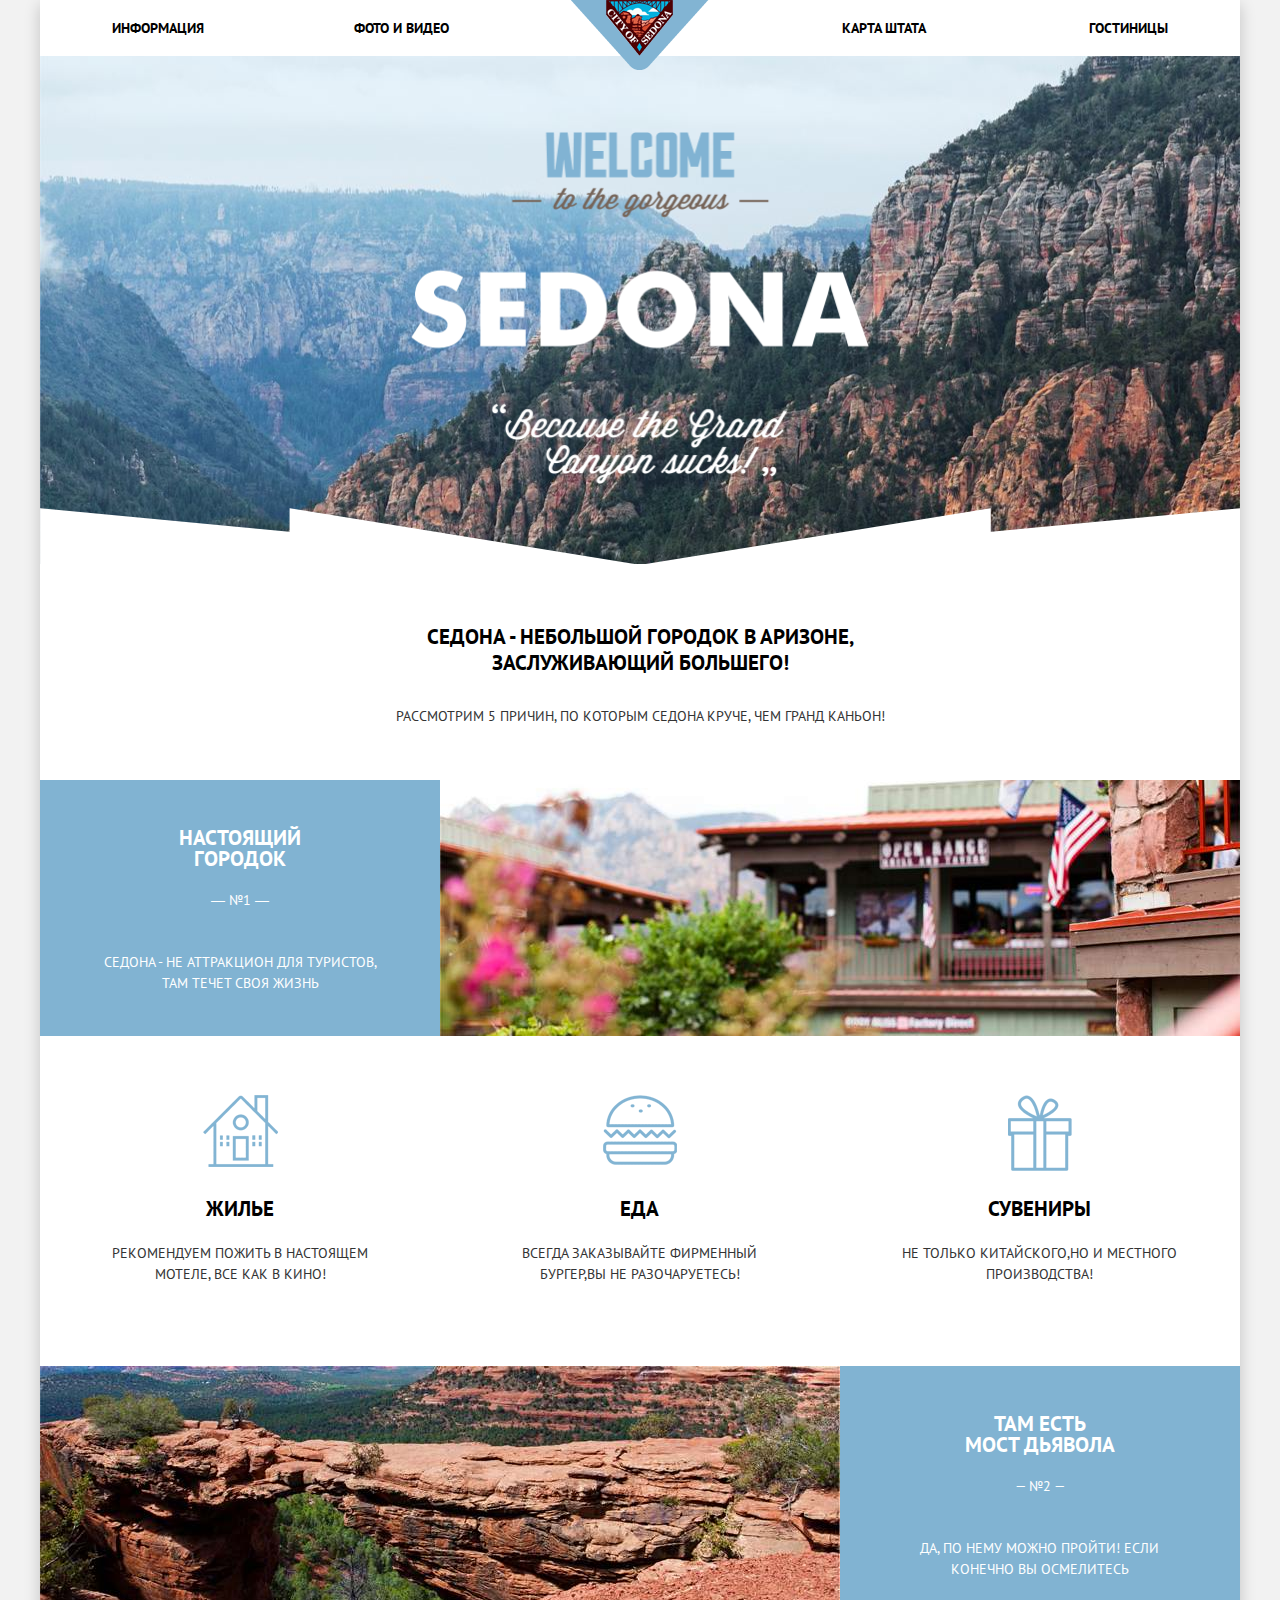
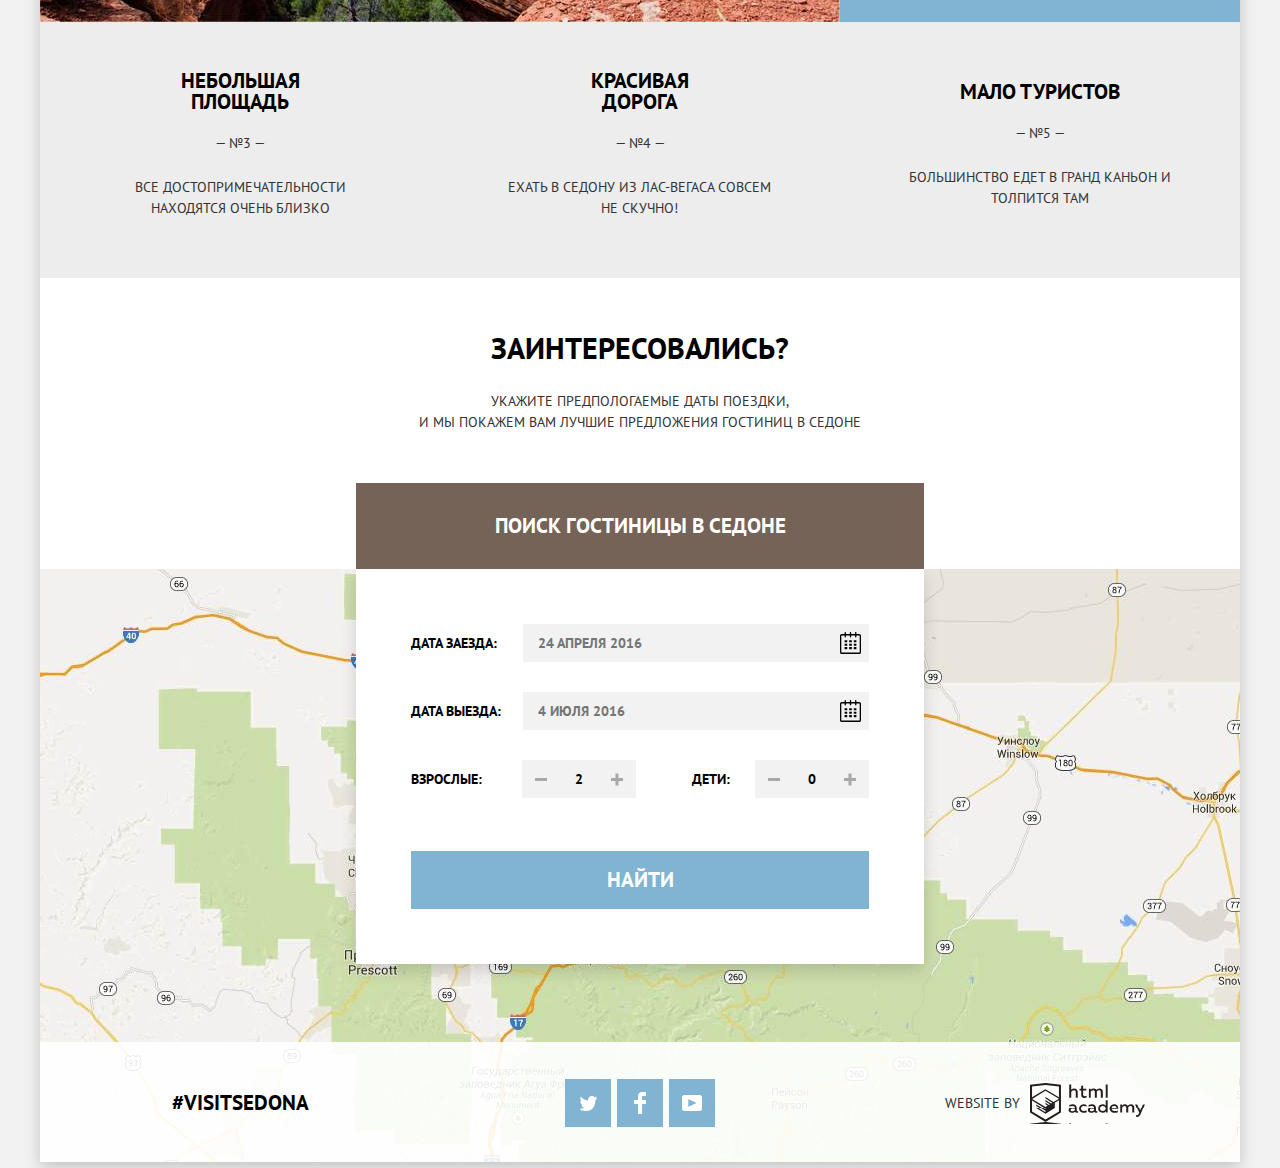
<file: index.html>
<!DOCTYPE html>
<html lang="ru">

<head>
	<meta charset="utf-8">
	<title>Седона: Главная страница</title>
	<link href="css/normalize.css" rel="stylesheet">
	<link href="css/style.min.css" rel="stylesheet">
	<link href="https://fonts.googleapis.com/css?family=PT+Sans:400,700&subset=latin,cyrillic" rel="stylesheet">
</head>

<body>
	<div class="wrapper">
		<header class="header-main">
			<h1 class="visually-hidden">«Седона»</h1>
			<nav class="main-navigation">
				<ul class="nav-header">
					<li><a href="#">Информация</a></li>
					<li><a href="#">Фото и видео</a></li>
					<li><a href="img/map.jpg">Карта штата</a></li>
					<li><a href="./catalog.html">Гостиницы</a></li>
				</ul>
			</nav>
			<div class="main-header-logo">
				<img src="img/index-logo.png" width="138" height="70" alt="«Седона» - поиск гостиниц в городе Седона">
			</div>
		</header>
		<div class="background-image">
			<img src="img/top-text.png" width="458" height="352" alt="Добро пожаловать в Седону">
		</div>
		<section class="block-blue">
			<section class="description-item description-colored-title">
					<h2>Седона - небольшой городок в Аризоне, заслуживающий большего!</h2>
					<p>Рассмотрим 5 причин, по которым Седона круче, чем Гранд Каньон!</p>
			</section>
			<section class="description-item description-item-main">
				<div class="description-item-feature">
					<h3>Настоящий городок</h3>
					<span>&horbar; №1 &horbar;</span>
					<p>Седона - не аттракцион для туристов, там течет своя жизнь</p>
				</div>
				<div class="description-item-img">
					<img class="description-img" src="img/nature-image.jpg" width="800" height="252" alt="Красивый вид">
				</div>
			</section>
			<section class="description-item offers">
				<div class="text-content one-third-house">
					<h3>Жилье</h3>
					<p>Рекомендуем пожить в настоящем мотеле, все как в кино!</p>
				</div>
				<div class="text-content one-third-food">
					<h3>Еда</h3>
					<p>Всегда заказывайте фирменный бургер,вы не разочаруетесь!</p>
				</div>
				<div class="text-content one-third-gift">
					<h3>Сувениры</h3>
					<p>Не только китайского,но и местного производства!</p>
				</div>
			</section>
			<section class="description-item description-item-main">
				<div class="description-item-img">
					<img class="description-img" src="img/canyon.jpg" width="800" height="256" alt="Красивый вид">
				</div>
				<div class="description-item-feature">
					<h3>Там есть<br>мост Дьявола</h3>
					<span>&mdash; №2 &mdash;</span>
					<p>Да, по нему можно пройти! Если конечно вы осмелитесь</p>
				</div>
			</section>
			<section class="description-item other-features">
				<div class="other-feature-item">
					<h3>Небольшая площадь</h3>
					<span>&mdash; №3 &mdash;</span>
					<p>Все достопримечательности находятся очень близко</p>
				</div>
				<div class="other-feature-item">
					<h3>Красивая дорога</h3>
					<span>&mdash; №4 &mdash;</span>
					<p>Ехать в Седону из Лас-Вегаса совсем не скучно!</p>
				</div>
				<div class="other-feature-item">
					<h3>Мало туристов</h3>
					<span>&mdash; №5 &mdash;</span>
					<p>Большинство едет в Гранд каньон и толпится там</p>
				</div>
			</section>
		</section>
		<section class="interested">
			<div class="interested-main">
				<h2>Заинтересовались?</h2>
				<p>Укажите предпологаемые даты поездки,<br>и мы покажем вам лучшие предложения гостиниц в Седоне</p>
				<a class="interested-main-btn" href="catalog.html">Поиск гостиницы в Седоне</a>
			</div>
			<div class="modal-form-booking">
				<h3 class="visually-hidden">Поиск отелей</h3>

				<form class="search-hotel" method="get" action="https://echo.htmlacademy.ru">
					<div class="search-hotel-item booking-item-date">
						<label for="search-date-in">Дата заезда: </label>
						<input type="text" id="search-date-in" name="date-in" placeholder="24 апреля 2016" required>
						<div class="icon-calendar"></div>
					</div>
					<div class="search-hotel-item booking-item-date">
						<label for="search-date-out">Дата выезда:</label>
						<input type="text" id="search-date-out" name="date-out" placeholder="4 июля 2016">
						<div class="icon-calendar"></div>
					</div>
					<div class="search-hotel-item booking-item-guests">
						<div class="booking-adults-wraper">
							<label for="booking-adults">Взрослые:</label>
							<button class="booking-less-btn" type="button" aria-label="Уменьшить количество"></button>
							<input id="booking-adults" type="text" name="adults" value="2" required>
							<button class="booking-more-btn" type="button" aria-label="Увеличить количество"></button>
						</div>
						<div class="booking-kids-wraper">
							<label for="booking-kids">Дети:</label>
							<button class="booking-less-btn" type="button" aria-label="Уменьшить количество"></button>
							<input id="booking-kids" type="text" name="kids" value="0" placeholder="">
							<button class="booking-more-btn" type="button" aria-label="Увеличить количество"></button>
						</div>
					</div>
					<button class="find-info-btn" type="submit">Найти</button>
				</form>
			</div>
		</section>
		<section class="map-block">
			<h2 class="visually-hidden">Карта города Седона</h2>
			<iframe src="https://www.google.com/maps/embed?pb=!1m18!1m12!1m3!1d475957.83483896346!2d-111.94672641874268!3d34.83906897555744!2m3!1f0!2f0!3f0!3m2!1i1024!2i768!4f13.1!3m3!1m2!1s0x872da132f942b00d%3A0x5548c523fa6c8efd!2z0KHQtdC00L7QvdCwLCDQkNGA0LjQt9C-0L3QsCwg0KHQqNCQ!5e0!3m2!1sru!2sru!4v1455796462463" width="1200" height="593" style="border:0" allowfullscreen></iframe>
		</section>
		<footer class="page-footer">
			<div class="visitsedona">
				<a class="visit-link" href="#">#visitsedona</a>
			</div>
			<div class="footer-social">
				<ul>
					<li><a class="social-btn social-btn-tw" href="#"><span class="visually-hidden">Твиттер</span>
							<img src="img/twitter.png" width="46" height="48" alt="Twitter">
						</a>
					</li>
					<li><a class="social-btn social-btn-fb" href="#"><span class="visually-hidden">Фэйсбук</span>
							<img src="img/facebook.png" width="46" height="48" alt="Facebook">
						</a>
					</li>
					<li><a class="social-btn social-btn-yt" href="#"><span class="visually-hidden">Ютуб</span>
							<img src="img/youtube.png" width="46" height="48" alt="Youtube">
						</a>
					</li>
				</ul>
			</div>
			<div class="footer-copyright">
				<span>WEBSITE BY</span>
				<a class="sprite-academy" href=https://htmlacademy.ru> <span class="visually-hidden">HTML academy</span>
				</a>
			</div>
		</footer>
	</div>
	<script src="js/script.min.js"></script>
</body>

</html>
</file>
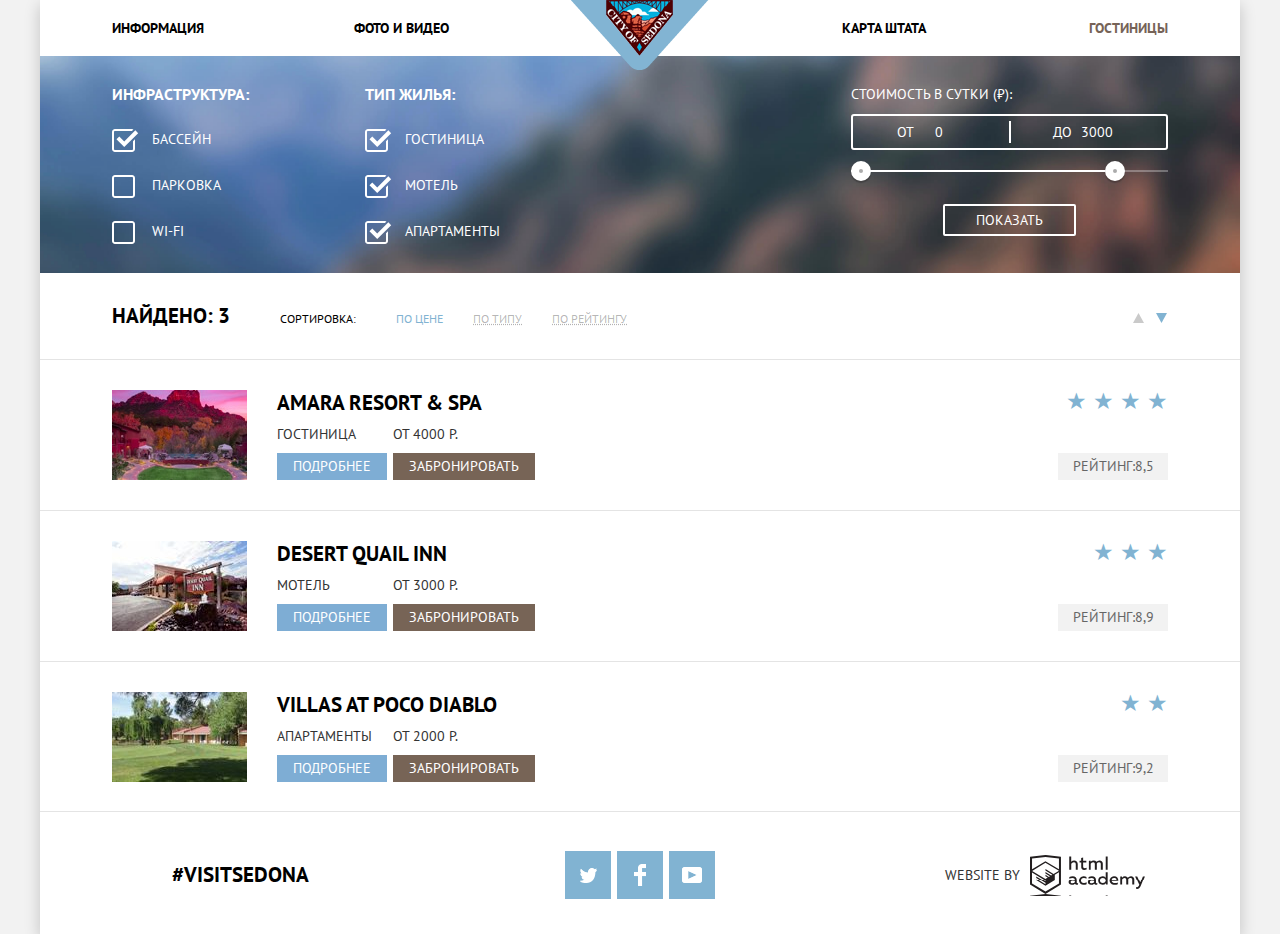
<file: catalog.html>
<!DOCTYPE html>
<html lang="ru">

<head>
	<meta charset="utf-8">
	<title>Седона: Страница поиска</title>
	<link href="css/normalize.css" rel="stylesheet">
	<link href="css/style.min.css" rel="stylesheet">
	<link href="https://fonts.googleapis.com/css?family=PT+Sans:400,700&subset=latin,cyrillic" rel="stylesheet">
</head>

<body>
	<div class="wrapper">
		<header class="header-main">
			<h1 class="visually-hidden">Поиск гостиниц</h1>
			<nav class="main-navigation">
				<ul class="nav-header">
					<li><a href="#">Информация</a></li>
					<li><a href="#">Фото и видео</a></li>
					<li><a href="maps.html">Карта штата</a></li>
					<li><a class="nav-link-active">Гостиницы</a></li>
				</ul>
			</nav>
			<div class="main-header-logo">
				<a href="./index.html">
					<img src="img/index-logo.png" width="138" height="70" alt="Седона"></a>
			</div>
		</header>
		<section class="search-filters">
			<h2 class="visually-hidden">Фильтр поиска гостиниц</h2>

			<form class="search-filters-form" method="get" action="https://echo.htmlacademy.ru">
				<div class="search-options-wrapper">
					<fieldset class="search-form-item">
						<legend>Инфраструктура:</legend>
						<ul>
							<li class="search-form-option">
								<input class="visually-hidden search-filter-input search-filter-checkbox"
									id="pool-field" type="checkbox" name="pool" checked>
								<label for="pool-field">Бассейн</label>
							</li>

							<li class="search-form-option">
								<input class="visually-hidden search-filter-input search-filter-checkbox"
									id="parking-field" type="checkbox" name="parking">
								<label for="parking-field">Парковка</label>
							</li>

							<li class="search-form-option">
								<input class="visually-hidden search-filter-input search-filter-checkbox"
									id="wifi-field" type="checkbox" name="wifi">
								<label for="wifi-field">Wi-Fi</label>
							</li>
						</ul>
					</fieldset>

					<fieldset class="search-form-item">
						<legend>Тип жилья:</legend>
						<ul>
							<li class="search-form-option">
								<input class="visually-hidden search-filter-input search-filter-checkbox"
									id="hotel-field" type="checkbox" name="hotel" checked>
								<label for="hotel-field">Гостиница</label>
							</li>

							<li class="search-form-option">
								<input class="visually-hidden search-filter-input search-filter-checkbox"
									id="motel-field" type="checkbox" name="motel" checked>
								<label for="motel-field">Мотель</label>
							</li>

							<li class="search-form-option">
								<input class="visually-hidden search-filter-input search-filter-checkbox"
									id="apartment-field" type="checkbox" name="apartment" checked>
								<label for="apartment-field">Апартаменты</label>
							</li>
						</ul>
					</fieldset>
				</div>

				<fieldset class="filter-range">
					<legend>Стоимость в сутки (&#8381;):</legend>
					<div class="price-controls">
						<label class="min-price">от
							<input class="search-item-price" type="text" name="min-price" value="0" placeholder="">
						</label>
						<label class="max-price">до
							<input class="search-item-price" type="text" name="max-price" value="3000" placeholder="">
						</label>
					</div>
					<div class="price-range-slider">
						<div class="slider-handle-scale">
							<div class="price-range-bar"></div>
						</div>
						<span class="slider-handle slider-handle-min" arial-label="Минимальная цена"></span>
						<span class="slider-handle slider-handle-max" arial-label="Максимальная цена"></span>
					</div>

					<button class="search-filters-btn" type="submit">Показать</button>
				</fieldset>

			</form>
		</section>
		<section class="search-results">
			<div class="sorter-panel">
				<div class="sorter">
					<h2>Найдено: <span class="found-number">3</span></h2>
					<span class="sorter-label">Сортировка:</span>
					<a class="sorter-btn sorter-btn-active">По цене</a>
					<a class="sorter-btn" href="#">По типу</a>
					<a class="sorter-btn" href="#">По рейтингу</a>
				</div>
				<div class="sorter-direction">
					<a class="sorter-switch switch-ascending" href="#"><span class="visually-hidden">По возрастанию</span><svg xmlns="http://www.w3.org/2000/svg" width="11" height="10" viewBox="0 0 11 10"><path fill="#231F20" d="M5.5 0L0 10h11z"/></svg></a>
					<a class="sorter-switch switch-descending sorter-switch-active" href="#"><span class="visually-hidden">По убыванию</span><svg xmlns="http://www.w3.org/2000/svg" width="11" height="10" viewBox="0 0 11 10"><path fill="#231F20" d="M5.5 10L0 0h11"/></svg></a>
				  </div>
				</div>
			<section class="hotel-searching">
				<ul>
					<li class="hotel-item">
						<div class="hotel-item-wraper">
							<a class="hotel-item-img" href="#"><img src="img/amararesort.jpg" width="135" height="90"
									alt="Amara Resort & SPA"></a>
							<div class="hotel-item-container">
								<h3><a class="hotel-item-title" href="#">Amara Resort & SPA</a></h3>
								<div>
									<p class="hotel-item-type">Гостиница</p>
									<p class="hotel-item-price">от 4000 р.</p>
								</div>
								<div>
									<a class="hotel-item-btn hotel-btn-more" href="#">Подробнее</a>
									<a class="hotel-item-btn hotel-btn-book" href="#">Забронировать</a>
								</div>
							</div>
						</div>
						<div class="hotel-item-rate">
							<div class="hotel-item-stars">
								<span class="stars-icon"></span>
								<span class="stars-icon"></span>
								<span class="stars-icon"></span>
								<span class="stars-icon"></span>
							</div>
							<p class="hotel-item-rating">Рейтинг:8,5</p>
						</div>
					</li>
					<li class="hotel-item">
						<div class="hotel-item-wraper">
							<a class="hotel-item-img" href="#"><img src="img/desertinn.jpg" width="135" height="90"
									alt="Desert Quail Inn"></a>
							<div class="hotel-item-container">
								<h3><a class="hotel-item-title" href="#">Desert Quail Inn</a></h3>
								<div>
									<p class="hotel-item-type">Мотель</p>
									<p class="hotel-item-price">от 3000 р.</p>
								</div>
								<div>
									<a class="hotel-item-btn hotel-btn-more" href="#">Подробнее</a>
									<a class="hotel-item-btn hotel-btn-book" href="#">Забронировать</a>
								</div>
							</div>
						</div>
						<div class="hotel-item-rate">
							<div class="hotel-item-stars">
								<span class="stars-icon"></span>
								<span class="stars-icon"></span>
								<span class="stars-icon"></span>
							</div>
							<p class="hotel-item-rating">Рейтинг:8,9</p>
						</div>
					</li>
					<li class="hotel-item">
						<div class="hotel-item-wraper">
							<a class="hotel-item-img" href="#"><img class="hotel-photo" src="img/Villas.jpg" width="135"
									height="90" alt="Villas At Poco Diablo"></a>
							<div class="hotel-item-container">
								<h3><a class="hotel-item-title" href="#">Villas At Poco Diablo</a></h3>
								<div>
									<p class="hotel-item-type">Апартаменты</p>
									<p class="hotel-item-price">от 2000 р.</p>
								</div>
								<div>
									<a class="hotel-item-btn hotel-btn-more" href="#">Подробнее</a>
									<a class="hotel-item-btn hotel-btn-book" href="#">Забронировать</a>
								</div>
							</div>
						</div>
						<div class="hotel-item-rate">
							<div class="hotel-item-stars">
								<span class="stars-icon"></span>
								<span class="stars-icon"></span>
							</div>
							<p class="hotel-item-rating">Рейтинг:9,2</p>
						</div>
					</li>
				</ul>
			</section>
		</section>
		<footer class="page-footer inner-footer">
			<div class="visitsedona">
				<a class="visit-link" href="#">#visitsedona</a>
			</div>
			<div class="footer-social">
				<ul>
					<li><a class="social-btn social-btn-tw" href="#"><span class="visually-hidden">Твиттер</span>
							<img src="img/twitter.png" width="46" height="48" alt="Twitter">
						</a>
					</li>
					<li><a class="social-btn social-btn-fb" href="#"><span class="visually-hidden">Фэйсбук</span>
							<img src="img/facebook.png" width="46" height="48" alt="Facebook">
						</a>
					</li>
					<li><a class="social-btn social-btn-yt" href="#"><span class="visually-hidden">Ютуб</span>
							<img src="img/youtube.png" width="46" height="48" alt="Youtube">
						</a>
					</li>
				</ul>
			</div>
			<div class="footer-copyright">
				<span>WEBSITE BY</span>
				<a class="sprite-academy" href=https://htmlacademy.ru> <span class="visually-hidden">HTML academy</span>
				</a>
			</div>
		</footer>
	</div>
</body>

</html>
</file>
<file: css/style.min.css>
@font-face{font-weight:400;font-style:normal;font-family:"symbols-sedona";src:url(../fonts/symbols-sedona.woff) format("woff"),url(../fonts/symbols-sedona.woff2) format("woff2")}[class^="icon-"]::before,[class*=" icon-"]::before{display:inline-block;width:1em;margin-right:.2em;margin-left:.2em;font-weight:400;line-height:1em;font-family:"symbols-sedona";text-align:center;text-transform:none;text-decoration:inherit;font-style:normal;font-variant:normal;speak:none}.stars-icon::before{content:"\2605"}.icon-up-dir::before{content:"\25b2"}.icon-down-dir::before{content:"\25bc"}*,::after,::before{-webkit-box-sizing:inherit;box-sizing:inherit}html{-webkit-box-sizing:border-box;box-sizing:border-box}body{margin:0;padding:0;font-family:"PT Sans",Tahoma,sans-serif;font-size:14px;font-weight:400;line-height:21px;color:#333;text-transform:uppercase;background-color:#f2f2f2}.visually-hidden:not(:focus):not(:active),input[type="checkbox"].visually-hidden,input[type="radio"].visually-hidden{position:absolute;width:1px;height:1px;margin:-1px;border:0;padding:0;white-space:nowrap;-webkit-clip-path:inset(100%);clip-path:inset(100%);clip:rect(0 0 0 0);overflow:hidden}.wrapper{position:relative;min-width:768px;max-width:1200px;margin:0 auto;background-color:#fff;-webkit-box-shadow:0 5px 15px rgba(0,1,1,0.2);box-shadow:0 5px 15px rgba(0,1,1,0.2)}a{text-decoration:none}img{max-width:100%;height:auto}.main-navigation{padding:15px 6%;font-size:14px;font-weight:700;line-height:26px;color:#000;text-transform:uppercase}.nav-header{display:-webkit-box;display:-ms-flexbox;display:flex;-webkit-box-pack:justify;-ms-flex-pack:justify;justify-content:space-between;-ms-flex-wrap:wrap;flex-wrap:wrap;width:100%;margin:0;padding:0;list-style:none}.nav-header li{width:20%}.nav-header li:first-child,.nav-header li:nth-child(2){text-align:left}.nav-header li:nth-child(3),.nav-header li:last-child{text-align:right}.nav-header li:nth-child(2){margin-right:60px}.nav-header li:nth-child(3){margin-left:60px}.nav-header a{color:#000}.nav-header a.nav-link-active{color:#766357}.nav-header a:hover,.nav-header a:focus{color:#81b3d2}.nav-header a:active{color:rgba(129,179,210,0.3)}.nav-header a.nav-link-active{color:#766357;cursor:default}.main-header-logo{position:absolute;top:0;left:0;right:0;width:138px;height:70px;margin:auto;z-index:999}.background-image{position:relative;display:-webkit-box;display:-ms-flexbox;display:flex;-webkit-box-pack:center;-ms-flex-pack:center;justify-content:center;-webkit-box-align:center;-ms-flex-align:center;align-items:center;padding-top:76px;padding-bottom:80px;background:#517ca4 url(../img/mountains.jpg) no-repeat 50% 21%}.background-image::after{content:"";position:absolute;bottom:-1px;left:0;width:100%;height:57px;background-image:url(../img/mask.png);background-position:bottom;background-repeat:no-repeat;background-size:100%}.background-image img{width:458px}.block-blue,.interested{text-align:center}.description-item{position:relative;z-index:2;display:-webkit-box;display:-ms-flexbox;display:flex;-webkit-box-pack:center;-ms-flex-pack:center;justify-content:center;-webkit-box-align:center;-ms-flex-align:center;align-items:center}.description-colored-title{-webkit-box-orient:vertical;-webkit-box-direction:normal;-ms-flex-direction:column;flex-direction:column;padding-top:60px;padding-bottom:53px}.description-colored-title h2{margin:0;margin-bottom:30px;width:50%}.description-colored-title p{margin:0;width:50%}.description-item h2,.description-item h3{font-size:21px;font-weight:700;line-height:26px;color:#000}.description-item-main{height:256px;overflow:hidden;background-color:#81b3d2}.description-item-feature{display:-webkit-box;display:-ms-flexbox;display:flex;-webkit-box-orient:vertical;-webkit-box-direction:normal;-ms-flex-direction:column;flex-direction:column;width:33.333%;height:100%;padding:20px 4%;color:#fff}.description-item-feature h3{margin-top:27px;padding:0 45px;color:#fff;line-height:21px}.description-item-feature p{padding:20px 5%;margin-top:21px}.description-item-img{width:66.666%}.description-img{display:block;width:100%;background-color:#ffc4b0;-o-object-fit:cover;object-fit:cover}.offers{-ms-flex-wrap:wrap;flex-wrap:wrap;padding:30px 0 60px;min-height:330px}.text-content{width:33.333%;padding:0 50px}.text-content h3::before{content:"";display:-webkit-box;display:-ms-flexbox;display:flex;-webkit-box-orient:vertical;-webkit-box-direction:normal;-ms-flex-direction:column;flex-direction:column;margin:0 auto;margin-bottom:25px;background-repeat:no-repeat}.one-third-house h3::before{width:75px;height:76px;background-image:url(../img/house-icon.png)}.one-third-food h3::before{width:74px;height:76px;background-image:url(../img/food-icon.png)}.one-third-gift h3::before{width:64px;height:76px;background-image:url(../img/gift-icon.png)}.other-features{-ms-flex-wrap:wrap;flex-wrap:wrap;background-color:#ededee}.other-feature-item{display:-webkit-box;display:-ms-flexbox;display:flex;-webkit-box-orient:vertical;-webkit-box-direction:normal;-ms-flex-direction:column;flex-direction:column;width:33.333%;padding:27px 60px 45px}.other-feature-item h3{padding:0 60px;line-height:21px}.other-feature-item p{margin-top:23px}.interested-main{position:relative;z-index:3;display:-webkit-box;display:-ms-flexbox;display:flex;-webkit-box-orient:vertical;-webkit-box-direction:normal;-ms-flex-direction:column;flex-direction:column;-webkit-box-pack:end;-ms-flex-pack:end;justify-content:flex-end;-webkit-box-align:center;-ms-flex-align:center;align-items:center;min-height:291px;background-color:#fff}.interested-main h2{color:#000;font-size:30px;font-weight:700;line-height:36px}.interested-main p{margin:0}.interested-main-btn{display:-webkit-box;display:-ms-flexbox;display:flex;-webkit-box-pack:center;-ms-flex-pack:center;justify-content:center;-webkit-box-align:center;-ms-flex-align:center;align-items:center;width:568px;height:86px;margin-top:50px;font-size:21px;font-weight:700;line-height:26px;color:#fff;background-color:#766357}.interested-main-btn:hover,.interested-main-btn:focus{background-color:#604e43}.interested-main-btn:active{color:rgba(255,255,255,0.3);background-color:#503e33}.modal-form-booking{position:absolute;left:0;right:0;z-index:1;display:-webkit-box;display:-ms-flexbox;display:flex;-webkit-box-orient:vertical;-webkit-box-direction:normal;-ms-flex-direction:column;flex-direction:column;-webkit-box-pack:center;-ms-flex-pack:center;justify-content:center;-webkit-box-align:center;-ms-flex-align:center;align-items:center;width:568px;min-height:395px;margin:auto;background-color:#fff;-webkit-box-shadow:0 7px 15px rgba(0,1,1,0.15);box-shadow:0 7px 15px rgba(0,1,1,0.15);-webkit-transform:translateY(0);-ms-transform:translateY(0);transform:translateY(0);-webkit-transition:transform .6s;-o-transition:transform .6s ease;transition:transform .6s ease}.modal-hide{-webkit-transform:translateY(-500px);-ms-transform:translateY(-500px);transform:translateY(-500px);-webkit-transition:transform .6s;-o-transition:transform .6s ease;transition:transform .6s ease}.search-hotel-item{display:-webkit-box;display:-ms-flexbox;display:flex;-webkit-box-pack:justify;-ms-flex-pack:justify;justify-content:space-between;-webkit-box-align:center;-ms-flex-align:center;align-items:center;margin-bottom:30px}.search-hotel-item label,.search-hotel-item input{font:inherit;font-size:14px;font-weight:700;line-height:26px;text-transform:uppercase;color:#000}.search-hotel-item input{background-color:#f2f2f2;border:none}.search-hotel-item input:hover{background-color:#ebebeb}.search-hotel-item input:focus{border:2px solid #e5e5e5;background-color:#fff}.booking-item-date{position:relative}.booking-item-date input{padding-left:15px;padding-right:35px;width:346px;height:38px}.icon-calendar{position:absolute;right:8px;top:8px;width:21px;height:22px;background-image:url(../img/calendar.svg);fill:#cacaca;cursor:pointer}.icon-calendar:hover,.icon-calendar:focus{fill:#000}.icon-calendar:active{fill:#81b3d2}.booking-item-guests{margin-bottom:53px}.booking-adults-wraper,.booking-kids-wraper{display:-webkit-box;display:-ms-flexbox;display:flex;-webkit-box-align:center;-ms-flex-align:center;align-items:center}.booking-item-guests input{width:38px;height:38px;text-align:center}.booking-adults-wraper label{margin-right:40px}.booking-kids-wraper label{margin-right:25px}.booking-item-guests button{position:relative;width:38px;height:38px;text-align:center;background-color:#f2f2f2;border:none;cursor:pointer;border-radius:0}.booking-less-btn::after{content:"";position:absolute;top:18px;left:13px;width:12px;height:3px;background-color:#a8a8a8}.booking-more-btn::after{content:"";position:absolute;top:18px;left:13px;width:12px;height:3px;background-color:#a8a8a8}.booking-more-btn::before{content:"";position:absolute;top:18px;left:13px;width:12px;height:3px;background-color:#a8a8a8;-webkit-transform:rotate(90deg);-ms-transform:rotate(90deg);transform:rotate(90deg)}.booking-less-btn:hover::after,.booking-less-btn:focus::after,.booking-more-btn:hover::after,.booking-more-btn:hover::before{background-color:#000}.booking-less-btn:active::after,.booking-more-btn:active::after,.booking-more-btn:active::before{background-color:#7eadd4}.find-info-btn{width:458px;height:58px;font:inherit;color:#fff;font-size:21px;font-weight:700;line-height:26px;text-transform:uppercase;background-color:#81b3d2;border:none;cursor:pointer;border-radius:0}.find-info-btn:hover,.find-info-btn:focus{background-color:#669ec0}.find-info-btn:active{background-color:#5496bd;color:rgba(255,255,255,0.3)}.map-block{background:url(../img/map.jpg) 50% 0 no-repeat;height:593px}.map-block iframe{border:0;height:593px;width:100%}.search-filters{margin-bottom:30px;background-color:#7b8faf;background-image:url(../img/shadow-hotels.jpg);background-position:center;background-repeat:no-repeat;background-size:cover}.search-filters-form{display:-webkit-box;display:-ms-flexbox;display:flex;-webkit-box-pack:justify;-ms-flex-pack:justify;justify-content:space-between;-webkit-box-align:start;-ms-flex-align:start;align-items:flex-start;padding:28px 6% 6px}.search-options-wrapper{display:-webkit-box;display:-ms-flexbox;display:flex;-webkit-box-pack:justify;-ms-flex-pack:justify;justify-content:space-between;-webkit-box-align:center;-ms-flex-align:center;align-items:center;width:48%}.search-form-item{margin:0;padding:0;width:50%;border:none}.search-form-item legend{margin-bottom:24px;font-size:16px;font-weight:700;line-height:21px;color:#fff}.search-filters-form ul{margin:0;padding:0;list-style:none}.search-form-option{position:relative;margin-bottom:25px}.search-form-option label{padding-left:40px;color:#fff;cursor:pointer}.search-form-option label::before{content:"";position:absolute;left:0;width:27px;height:23px;background-image:url(../img/checkbox-off.svg);background-repeat:no-repeat}.search-form-option input[type="checkbox"]:checked + label:before{background-image:url(../img/checkbox-on.svg);background-repeat:no-repeat}.search-form-option input[type="checkbox"] + label:before{background-image:url(../img/checkbox-off.svg);background-repeat:no-repeat}.search-form-option input[type="checkbox"]:disabled:checked + label:before{background-image:url(../img/checkbox-on-d.svg);background-repeat:no-repeat}.search-form-option input[type="checkbox"]:disabled + label:before{background-image:url(../img/checkbox-off-d.svg);background-repeat:no-repeat}.filter-range{display:-webkit-box;display:-ms-flexbox;display:flex;-webkit-box-orient:vertical;-webkit-box-direction:normal;-ms-flex-direction:column;flex-direction:column;margin:0;padding:0;width:30%;font:inherit;font-size:14px;font-weight:400;line-height:21px;text-transform:uppercase;color:#fff;border:none}.filter-range legend{margin-bottom:9px}.price-controls{position:relative;display:-webkit-box;display:-ms-flexbox;display:flex;-ms-flex-pack:distribute;justify-content:space-around;height:36px;margin-bottom:20px;border:2px solid #fff;border-radius:3px}.price-controls::after{content:"";position:absolute;top:50%;left:50%;width:2px;height:22px;background:#fff;-webkit-transform:translate(-50%,-50%);-ms-transform:translate(-50%,-50%);transform:translate(-50%,-50%)}.price-controls label{display:-webkit-box;display:-ms-flexbox;display:flex;-webkit-box-align:center;-ms-flex-align:center;align-items:center;font-size:14px;line-height:38px;cursor:pointer}.price-controls input{max-width:50px;margin:0;color:inherit;font:inherit;text-align:center;background:none;border:none}.price-range-slider{position:relative;margin-bottom:32px}.slider-handle-scale{height:2px;background:rgba(255,255,255,0.3)}.price-range-bar{width:80%;height:2px;background:#fff}.slider-handle{position:absolute;top:-9px;width:4px;height:4px;-webkit-box-sizing:content-box;box-sizing:content-box;background:#ababab;border:8px solid #fff;border-radius:50%;-webkit-box-shadow:0 2px 1px 0 rgba(0,1,1,0.2);box-shadow:0 2px 1px 0 rgba(0,1,1,0.2);cursor:pointer}.slider-handle:hover,.slider-handle:focus{width:4px;height:4px;border-width:9px}.slider-handle-min{left:0}.slider-handle-max{left:80%}.search-filters-btn{width:133px;height:32px;margin:auto;font:inherit;font-size:14px;font-weight:400;line-height:21px;text-transform:uppercase;color:#fff;background-color:transparent;border:2px solid #fff;border-radius:2px}.search-filters-btn:hover,.search-filters-btn:focus{color:#000;background-color:#fff;cursor:pointer}.search-results h2{margin:0;margin-right:50px;font-size:21px;line-height:26px;color:#000}.sorter-panel{display:-webkit-box;display:-ms-flexbox;display:flex;-webkit-box-pack:justify;-ms-flex-pack:justify;justify-content:space-between;-webkit-box-align:baseline;-ms-flex-align:baseline;align-items:baseline;margin-bottom:30px;padding:0 6%}.sorter{display:-webkit-box;display:-ms-flexbox;display:flex;-webkit-box-pack:justify;-ms-flex-pack:justify;justify-content:space-between;-webkit-box-align:baseline;-ms-flex-align:baseline;align-items:baseline}.sorter-label{margin-right:40px;font-size:12px;font-weight:400;line-height:18px;color:#000}.sorter-btn{margin-right:30px;font-size:12px;line-height:18px;color:rgba(0,0,0,0.3);-webkit-text-decoration:underline dotted;text-decoration:underline dotted}.sorter-btn:hover,.sorter-btn:focus{color:#81b3d2}.sorter-btn:active{color:#000;text-decoration:none}.sorter-btn-active{color:#81b3d2;text-decoration:none;cursor:default}.sorter-direction{display:-webkit-box;display:-ms-flexbox;display:flex;-webkit-box-align:center;-ms-flex-align:center;align-items:center;width:35px}.sorter-switch{width:11px;height:10px;padding-right:23px}.sorter-switch path{fill:#cacaca}.sorter-switch-active path{fill:#81b3d2}.sorter-switch:hover path{fill:#000}.sorter-switch:active path{fill:#81b3d2}.hotel-searching ul{display:-webkit-box;display:-ms-flexbox;display:flex;-webkit-box-orient:vertical;-webkit-box-direction:normal;-ms-flex-direction:column;flex-direction:column;padding:0;list-style:none}.hotel-item{display:-webkit-box;display:-ms-flexbox;display:flex;-webkit-box-pack:justify;-ms-flex-pack:justify;justify-content:space-between;-webkit-box-align:center;-ms-flex-align:center;align-items:center;padding:0 6%;min-height:151px;border-top:1px solid #e4e4e4}.hotel-item:last-child{border-bottom:1px solid #e4e4e4}.hotel-item-wraper{display:-webkit-box;display:-ms-flexbox;display:flex}.hotel-item-img{width:135px;height:90px;margin-right:30px}.hotel-item-container{display:-webkit-box;display:-ms-flexbox;display:flex;-webkit-box-orient:vertical;-webkit-box-direction:normal;-ms-flex-direction:column;flex-direction:column;-webkit-box-pack:justify;-ms-flex-pack:justify;justify-content:space-between}.hotel-item-container div{display:-webkit-box;display:-ms-flexbox;display:flex}.hotel-item-container h3{margin:0}.hotel-item-type,.hotel-item-price{width:44%;margin:0}.hotel-item-title{font-size:21px;font-weight:700;line-height:26px;color:#000}.hotel-item-title:hover,.hotel-item-title:focus{color:#81b3d2}.hotel-item-title:active{color:rgba(0,0,0,0.3)}.hotel-item-btn{display:-webkit-box;display:-ms-flexbox;display:flex;-webkit-box-pack:center;-ms-flex-pack:center;justify-content:center;-webkit-box-align:center;-ms-flex-align:center;align-items:center;margin-right:6px;font-weight:700px;color:#fff}.hotel-btn-more{width:110px;height:27px;background-color:#7eadd4}.hotel-btn-more:hover,.hotel-btn-more:focus{background-color:#669ec0}.hotel-btn-more:active{background-color:#5496bd;color:rgba(255,255,255,0.3)}.hotel-btn-book{width:142px;height:27px;background-color:#776456}.hotel-btn-book:hover,.hotel-btn-book:focus{background-color:#604e43}.hotel-btn-book:active{background-color:#503e33;color:rgba(255,255,255,0.3)}.hotel-item-rate{display:-webkit-box;display:-ms-flexbox;display:flex;-webkit-box-orient:vertical;-webkit-box-direction:normal;-ms-flex-direction:column;flex-direction:column;-webkit-box-pack:justify;-ms-flex-pack:justify;justify-content:space-between;-webkit-box-align:end;-ms-flex-align:end;align-items:flex-end;min-height:90px}.hotel-item-stars{font-size:23px;color:#81b3d2}.hotel-item-rating{display:-webkit-box;display:-ms-flexbox;display:flex;-webkit-box-pack:center;-ms-flex-pack:center;justify-content:center;-webkit-box-align:center;-ms-flex-align:center;align-items:center;width:110px;height:27px;margin:0;color:#666;background-color:#f2f2f2}.page-footer{position:absolute;bottom:0;right:0;left:0;display:-webkit-box;display:-ms-flexbox;display:flex;-ms-flex-pack:distribute;justify-content:space-around;-webkit-box-align:center;-ms-flex-align:center;align-items:center;padding:37px 0 35px;width:100%;background-color:rgba(255,255,255,0.9)}.inner-footer{position:static;padding:25px 0 35px}.visitsedona{width:33%;text-align:center}.page-footer .visit-link{font-size:21px;font-weight:700;line-height:26px;color:#000}.footer-social{width:33%}.footer-social ul{display:-webkit-box;display:-ms-flexbox;display:flex;-webkit-box-pack:center;-ms-flex-pack:center;justify-content:center;margin:0;padding:0;list-style:none}.footer-social li:not(:last-child){padding-right:6px}.social-btn{display:-webkit-box;display:-ms-flexbox;display:flex;-webkit-box-pack:center;-ms-flex-pack:center;justify-content:center;-webkit-box-align:center;-ms-flex-align:center;align-items:center;width:46px;height:48px;background-color:#7eadd4}.social-btn:hover,.social-btn:focus{background-color:#669ec0}.social-btn:active{background-color:#5496bd;fill-opacity:.3;fill:#5496bd}.footer-copyright{display:-webkit-box;display:-ms-flexbox;display:flex;-webkit-box-pack:center;-ms-flex-pack:center;justify-content:center;-webkit-box-align:center;-ms-flex-align:center;align-items:center;width:33%}.footer-copyright b{margin-right:8px;font-weight:400;line-height:26px}.sprite-academy:hover path,.sprite-academy:focus path{fill:#81b3d2}.sprite-academy:active path{fill-opacity:.3}.sprite-academy{position:relative;width:115px;height:41px;right:-10px;background-image:url(../img/logo-htmlacademy.svg)}
</file>
